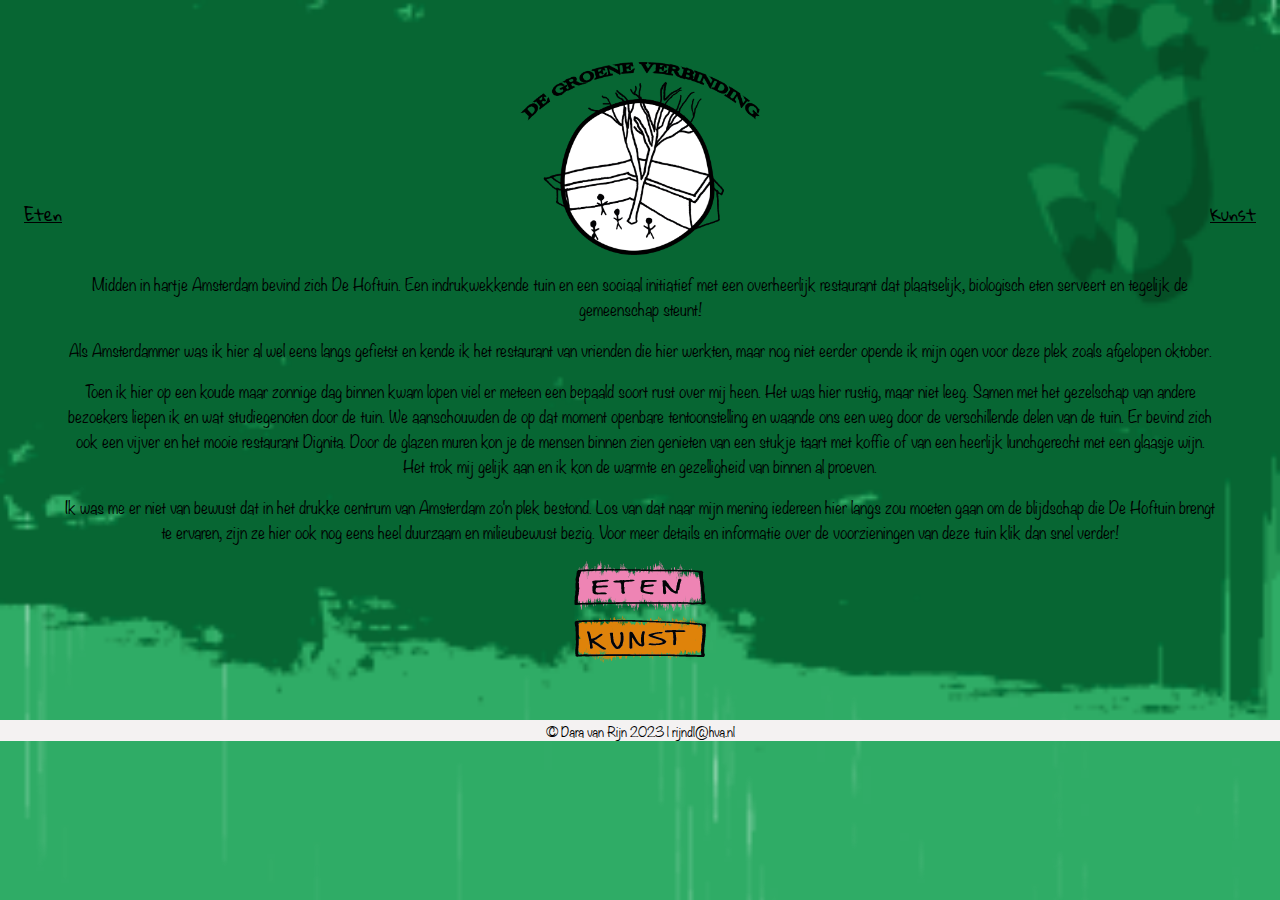
<file: index.html>
<!DOCTYPE html>
<html lang="nl">
<head>
    <meta charset="UTF-8">
    <meta name="viewport" content="width=device-width, initial-scale=1.0">
    <title>De Groene Verbinding</title>
    <link rel="stylesheet" href="./css/styles.css">
</head>

<body id="index">
    <header>
        <h1 class="visually-hidden">DE GROENE VERBINDING</h1>

        <a href="./index.html"><img src="./fotos/logo.png" alt="Logo van De Groene Verbinding"></a>

        <nav>
            <ul>
                <li><a href="./eten.html">Eten</a></li>
                <li><a href="./kunst.html">Kunst</a></li>
            </ul>
        </nav>
    </header>

    <main>
        <p>Midden in hartje Amsterdam bevind zich De Hoftuin. Een indrukwekkende tuin en een sociaal initiatief met een overheerlijk restaurant dat plaatselijk, biologisch eten serveert en tegelijk de gemeenschap steunt!</p>

        <p>Als Amsterdammer was ik hier al wel eens langs gefietst en kende ik het restaurant van vrienden die hier werkten, maar nog niet eerder opende ik mijn ogen voor deze plek zoals afgelopen oktober.</p>

        <p>Toen ik hier op een koude maar zonnige dag binnen kwam lopen viel er meteen een bepaald soort rust over mij heen. Het was hier rustig, maar niet leeg. Samen met het gezelschap van andere bezoekers liepen ik en wat studiegenoten door de tuin. We aanschouwden de op dat moment openbare tentoonstelling en waande ons een weg door de verschillende delen van de tuin. Er bevind zich ook een vijver en het mooie restaurant Dignita. Door de glazen muren kon je de mensen binnen zien genieten van een stukje taart met koffie of van een heerlijk lunchgerecht met een glaasje wijn. Het trok mij gelijk aan en ik kon de warmte en gezelligheid van binnen al proeven.</p>

        <p>Ik was me er niet van bewust dat in het drukke centrum van Amsterdam zo'n plek bestond. Los van dat naar mijn mening iedereen hier langs zou moeten gaan om de blijdschap die De Hoftuin brengt te ervaren, zijn ze hier ook nog eens heel duurzaam en milieubewust bezig. Voor meer details en informatie over de voorzieningen van deze tuin klik dan snel verder!</p>

        <div>
            <a href="./eten.html"><img src="./fotos/etenknop.png" alt="Knop naar pagina over eten"></a>
            <a href="./kunst.html"><img src="./fotos/kunstknop.png" alt="Knop naar pagina over kunst"></a>
        </div>
    </main>

    <footer>
        © Dara van Rijn 2023 | rijndl@hva.nl
    </footer>        
</body>
</html>
</file>
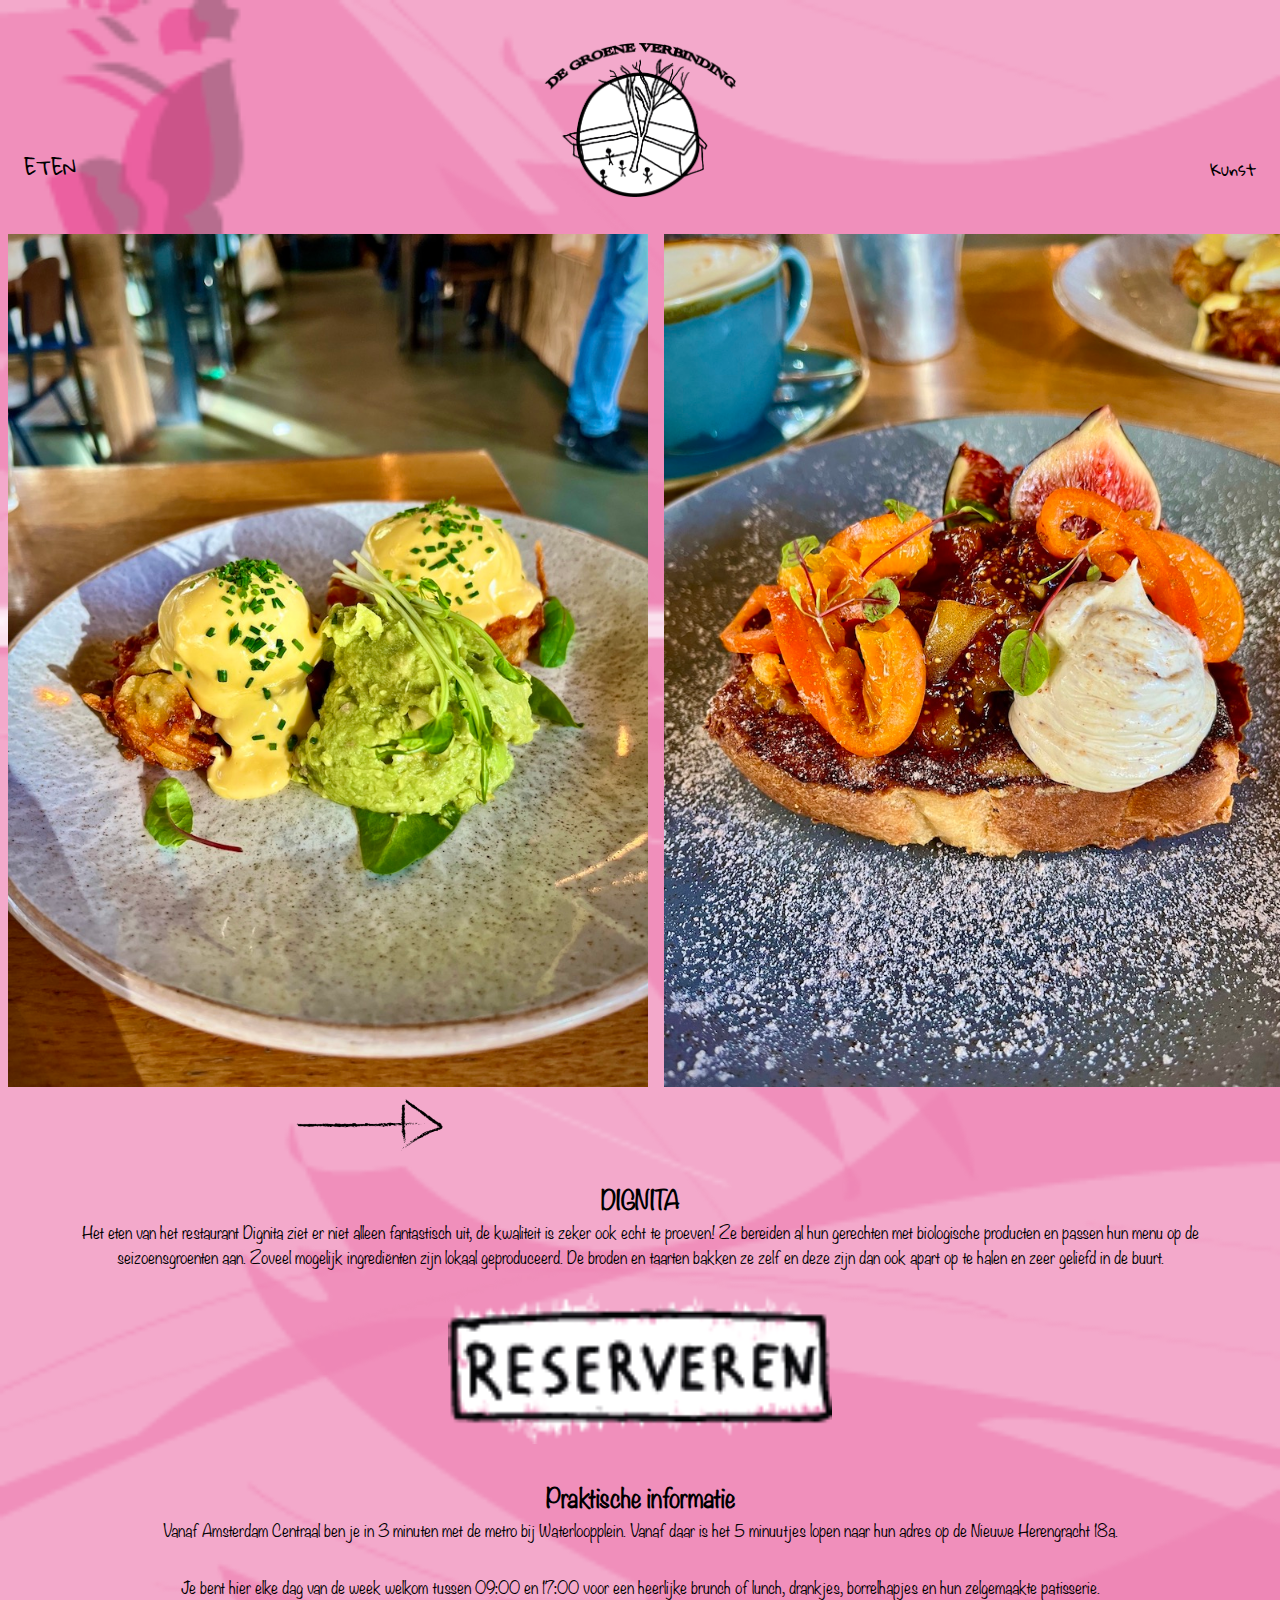
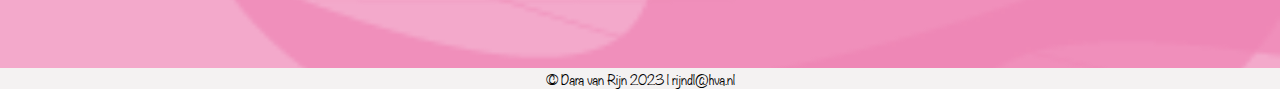
<file: eten.html>
<!DOCTYPE html>
<html lang="nl">
<head>
    <meta charset="UTF-8">
    <meta name="viewport" content="width=device-width, initial-scale=1.0">
    <title>De Groene Verbinding</title>
    <link rel="stylesheet" href="./css/styles.css">
</head>

<body id="eten">
    <header>
        <a href="./index.html"><img src="./fotos/logo.png" alt="Logo van De Groene Verbinding"></a>

        <nav>
            <ul>
                <li><a href="./eten.html">ETEN</a></li>
                <li><a href="./kunst.html">Kunst</a></li>
            </ul>
        </nav>
    </header>

    <main>
        <div>
            <img src="./fotos/eibroodje.jpeg" alt="Foto van lunch gerecht met broodje ei en avocado">
            <img src="./fotos/wentelteefje.jpeg" alt="Foto van lunch gerecht met wentelteefjes en fruit">
            <img src="./fotos/koffie.jpeg" alt="Foto van kop koffie">
            <img src="./fotos/croissant.jpeg" alt="Foto van croissantjes">
            <img src="./fotos/taarten.jpeg" alt="Foto van taarten">
            <img src="./fotos/binnen.jpeg" alt="Foto van binnenuit Dignita">
        </div>

        <div class="pijltje"><img src="./fotos/pijl.png" alt="Getekende pijl naar rechts"></div>

        <h2>DIGNITA</h2>

        <p>Het eten van het restaurant Dignita ziet er niet alleen fantastisch uit, de kwaliteit is zeker ook echt te proeven! Ze bereiden al hun gerechten met biologische producten en passen hun menu op de seizoensgroenten aan. Zoveel mogelijk ingrediënten zijn lokaal geproduceerd. De broden en taarten bakken ze zelf en deze zijn dan ook apart op te halen en zeer geliefd in de buurt. </p>

        <a href="https://eatwelldogood.nl/dignita-hoftuin/"><img src="./fotos/reserveren.png" alt="Knop om te reserveren"></a>

        <h2>Praktische informatie</h2>   

        <p>Vanaf Amsterdam Centraal ben je in 3 minuten met de metro bij Waterloopplein. Vanaf daar is het 5 minuutjes lopen naar hun adres op de Nieuwe Herengracht 18a.</p>

        <p>Je bent hier elke dag van de week welkom tussen 09:00 en 17:00 voor een heerlijke brunch of lunch, drankjes, borrelhapjes en hun zelgemaakte patisserie.</p>
    </main>

    <footer>
        © Dara van Rijn 2023 | rijndl@hva.nl
    </footer>  
</body>
</html>
</file>
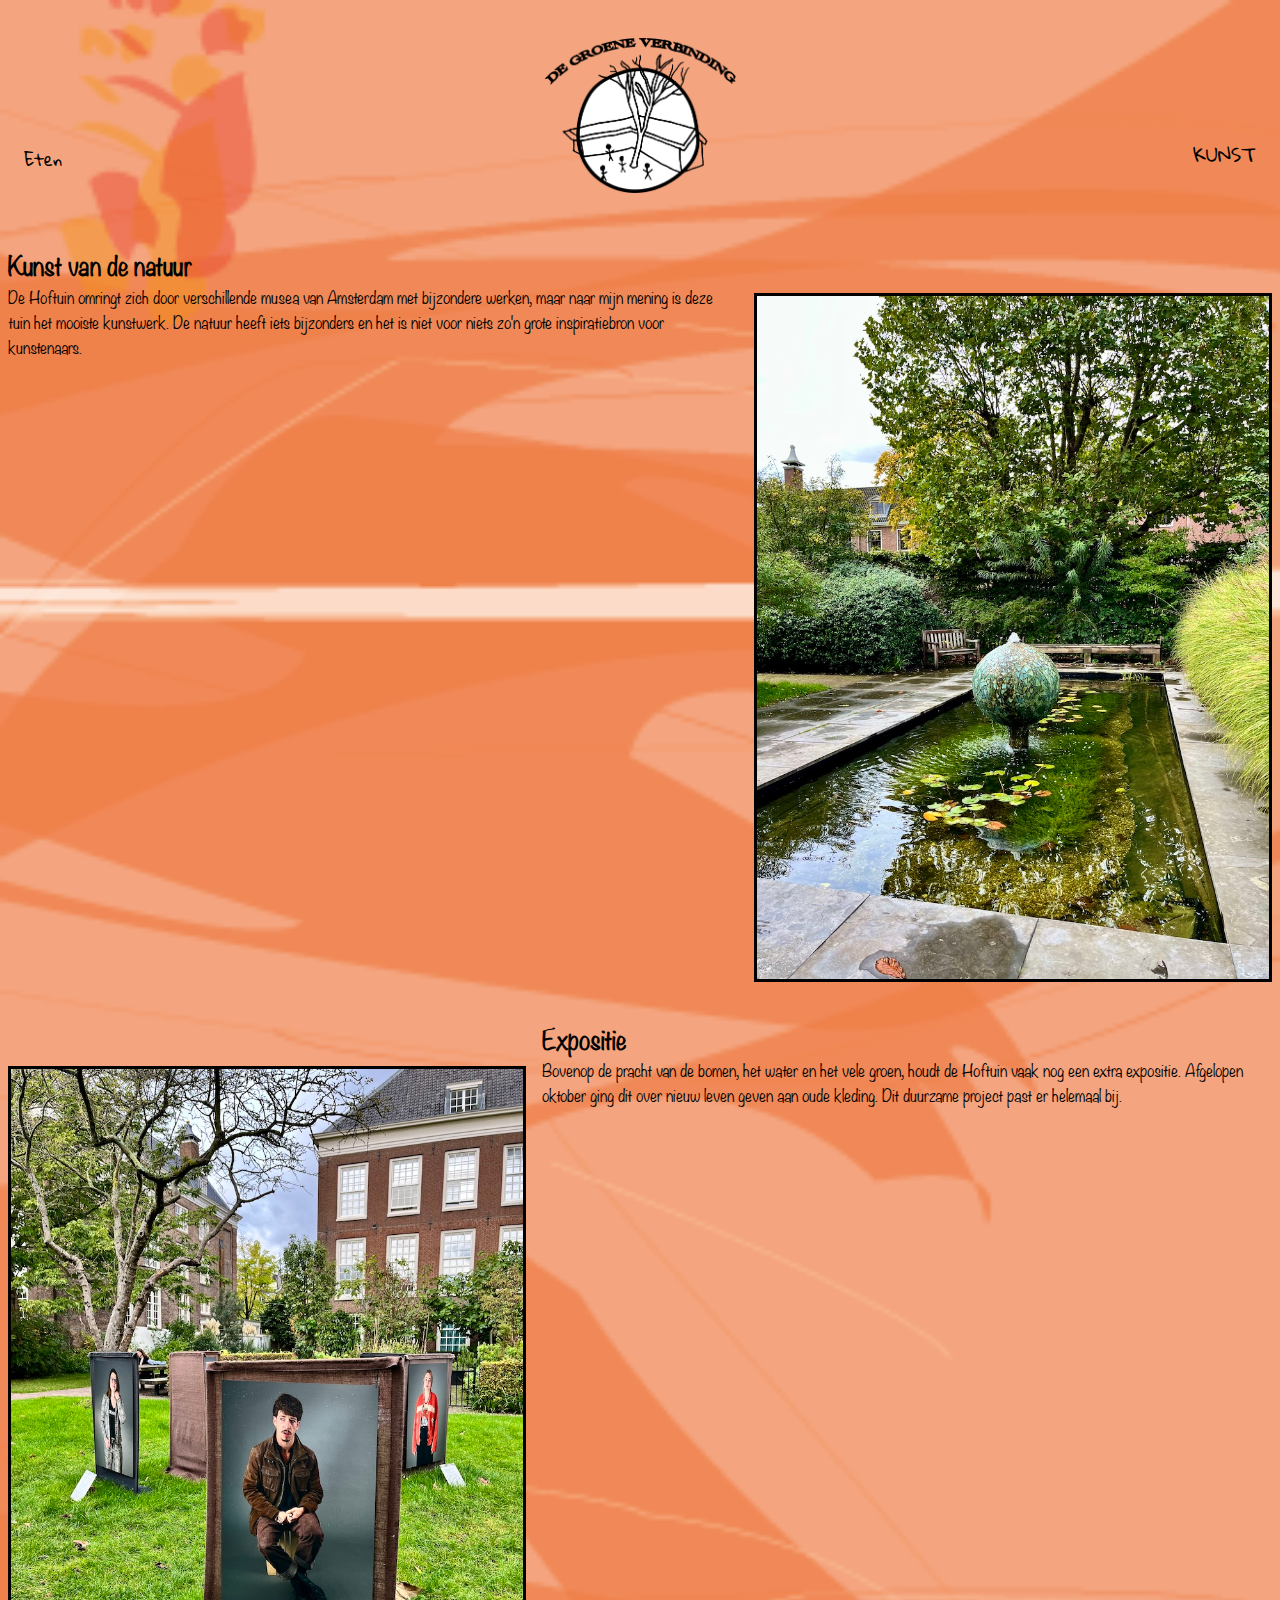
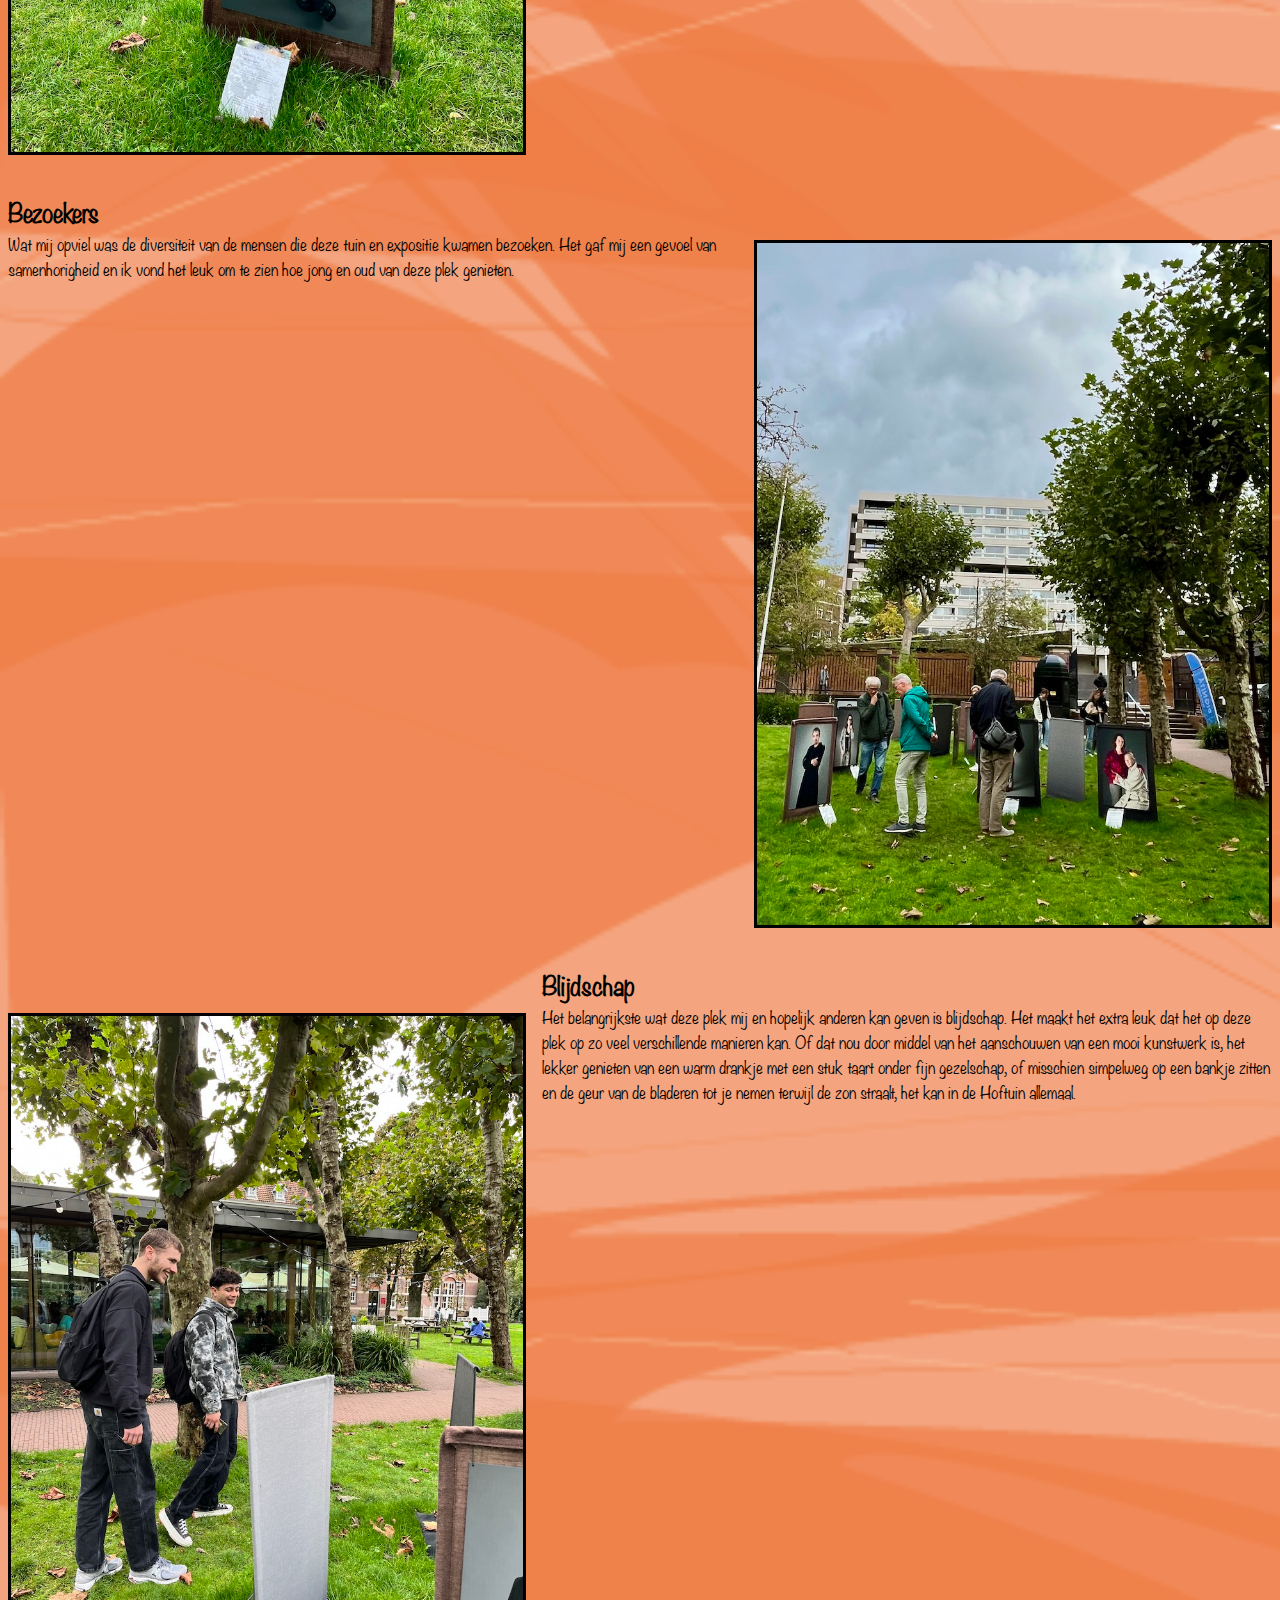
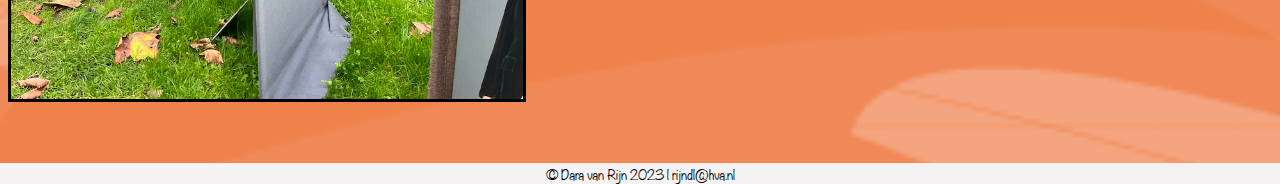
<file: kunst.html>
<!DOCTYPE html>
<html lang="nl">
<head>
    <meta charset="UTF-8">
    <meta name="viewport" content="width=device-width, initial-scale=1.0">
    <title>De Groene Verbinding</title>
    <link rel="stylesheet" href="./css/styles.css">
</head>

<body id="kunst">
    <header>
        <a href="./index.html"><img src="./fotos/logo.png" alt="Logo van De Groene Verbinding"></a>

        <nav>
            <ul>
                <li><a href="./eten.html">Eten</a></li>
                <li><a href="./kunst.html">KUNST</a></li>
            </ul>
        </nav>
    </header>

    <main>
        <section>
            <img src="./fotos/vijver.jpeg" alt="">

            <div>
                <h2>Kunst van de natuur</h2>
                
                <p>De Hoftuin omringt zich door verschillende musea van Amsterdam met bijzondere werken, maar naar mijn mening is deze tuin het mooiste kunstwerk. De natuur heeft iets bijzonders en het is niet voor niets zo'n grote inspiratiebron voor kunstenaars.</p>
            </div>
        </section>

        <section>
            <img src="./fotos/kunst.jpeg" alt="">

            <div>
                <h2>Expositie</h2>

                <p>Bovenop de pracht van de bomen, het water en het vele groen, houdt de Hoftuin vaak nog een extra expositie. Afgelopen oktober ging dit over nieuw leven geven aan oude kleding. Dit duurzame project past er helemaal bij.</p>
            </div>
        </section>

        <section>
            <img src="./fotos/bezoekers2.jpeg" alt="">

            <div>
                <h2>Bezoekers</h2>

                <p>Wat mij opviel was de diversiteit van de mensen die deze tuin en expositie kwamen bezoeken. Het gaf mij een gevoel van samenhorigheid en ik vond het leuk om te zien hoe jong en oud van deze plek genieten.</p>
            </div>
        </section>

        <section>
            <img src="./fotos/lach.jpeg" alt="">

            <div>
                <h2>Blijdschap</h2>

                <p>Het belangrijkste wat deze plek mij en hopelijk anderen kan geven is blijdschap. Het maakt het extra leuk dat het op deze plek op zo veel verschillende manieren kan. Of dat nou door middel van het aanschouwen van een mooi kunstwerk is, het lekker genieten van een warm drankje met een stuk taart onder fijn gezelschap, of misschien simpelweg op een bankje zitten en de geur van de bladeren tot je nemen terwijl de zon straalt, het kan in de Hoftuin allemaal. </p>
            </div>
        </section>  
    </main>

    <footer>
        © Dara van Rijn 2023 | rijndl@hva.nl
    </footer>  
</body>
</html>
</file>
<file: css/styles.css>
@font-face {
    font-family: Gloria;
    src: url(../fonts/GloriaHallelujah-Regular.ttf);
}

@font-face {
    font-family: noteworthy;
    src: url(../fonts/Noteworthy-Lt\ 2.ttf);
}

.visually-hidden {
    clip: rect(0 0 0 0);
    clip-path: inset(50%);
    height: 1px;
    overflow: hidden;
    position: absolute;
    white-space: nowrap;
    width: 1px;
}

#index{
    background-image: url(../fotos/achtergrond1.png);
    background-size: 100%;
    margin: 0;
    padding: 0;
}

#eten{
    background-image: url(../fotos/achtergrond2.png);
    background-size: 100%;
    margin: 0;
    padding: 0;
}

#kunst{
    background-image: url(../fotos/achtergrond3.png);
    background-size: 100%;
    margin: 0;
    padding: 0;
}

header ul{
    display: flex;
    justify-content: space-between;
    list-style-type: none;
    font-family: gloria;
    padding: 1.5em;  
    margin-top: -7em;
}

a{
    margin-left: auto;
    margin-right: auto;
    color: black;
}

#index header img{
    width: 15em;
}

#index ul{
    margin-top: -9em;  
}

#index header a{
    display: flex;
    justify-content: center;
    margin-top: 3.9em;
}

#index p{
    text-align: center;
    width: 90%;
    margin-left: auto;
    margin-right: auto;
    font-family: noteworthy;
}

div{
    display: flex;
    flex-direction: column;
}

header img{
    width: 12em;
}

#eten header a{
    display: flex;
    justify-content: center;
    margin-top: 2.7em;
    text-decoration: none;
}

#eten div{
    display: flex;
    flex-direction: row;
    overflow: auto;
    white-space: nowrap;
}

#eten main img{
    width: 50%;
    margin: 0.5em;    
}

#eten main{
    display: flex;
    flex-direction: column;
}

.pijltje {
    margin-left: 18em;
    margin-top: -0.3em;
    width: 23%;
}

#eten main p{
    text-align: center;
    width: 90%;
    margin-left: auto;
    margin-right: auto;
    font-family: noteworthy;
}

#eten main h2{
    font-family: noteworthy;
    text-align: center;
    margin-bottom: -0.6em;
}

#eten main a{
    width: 60%;
    text-align: center;
}

#eten ul li:nth-of-type(1) a{
font-size: larger;
margin-top: 2em;
}

#kunst ul li:nth-of-type(2) a{
    font-size: larger;
    margin-top: 1.6em;
}

#kunst header a{
    display: flex;
    justify-content: center;
    margin-top: 2.4em;
    text-decoration: none;
}

section{
    display: flex;
}

section:nth-of-type(odd){
    flex-direction: row-reverse;
}

section img, section div{
    margin: 0.5em 0.5em;
}

#kunst section img{
    width: 40%;
    height: 30%;
    margin-top: 4.8em;
    border: solid black;
}

#kunst p{
    margin-top: -1.2em;
    font-family: noteworthy;
}

#kunst h2{
    font-family: noteworthy;
}

footer{
    font-family: noteworthy;
    font-size: smaller;
    text-align: center;
    margin-top: 4em;
    background-color: rgb(244, 242, 242);
}
</file>
